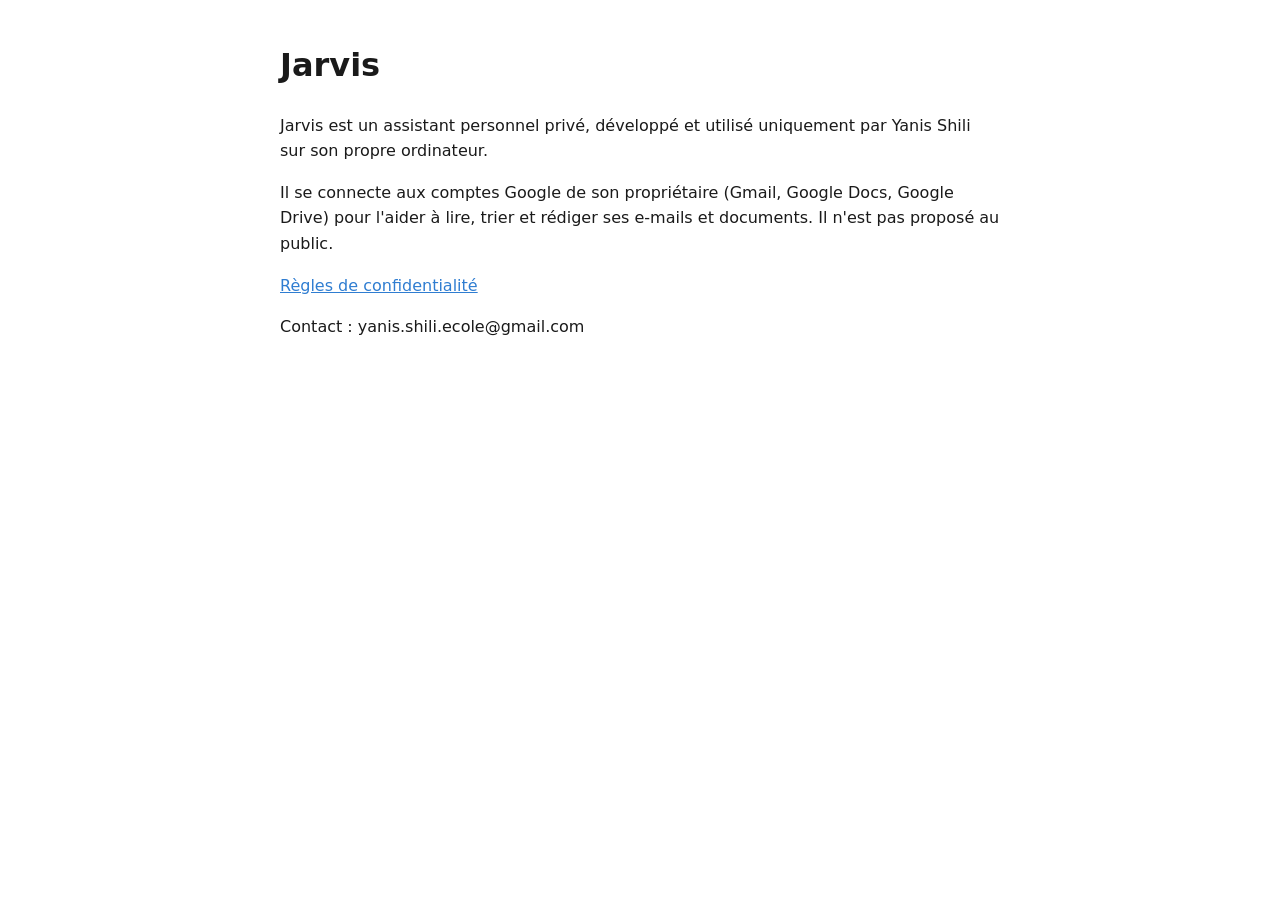
<file: index.html>
<!DOCTYPE html>
<html lang="fr">
<head>
<meta charset="UTF-8">
<meta name="viewport" content="width=device-width, initial-scale=1.0">
<title>Jarvis — assistant personnel</title>
<style>
  body{ font-family:system-ui,sans-serif; max-width:720px; margin:40px auto; padding:0 16px; line-height:1.6; color:#1a1a1a; }
  a{ color:#2f7dd1; }
</style>
</head>
<body>
<h1>Jarvis</h1>
<p>Jarvis est un assistant personnel privé, développé et utilisé uniquement par Yanis Shili sur son propre ordinateur.</p>
<p>Il se connecte aux comptes Google de son propriétaire (Gmail, Google Docs, Google Drive) pour l'aider à lire, trier
et rédiger ses e-mails et documents. Il n'est pas proposé au public.</p>
<p><a href="confidentialite.html">Règles de confidentialité</a></p>
<p>Contact : yanis.shili.ecole@gmail.com</p>
</body>
</html>
</file>
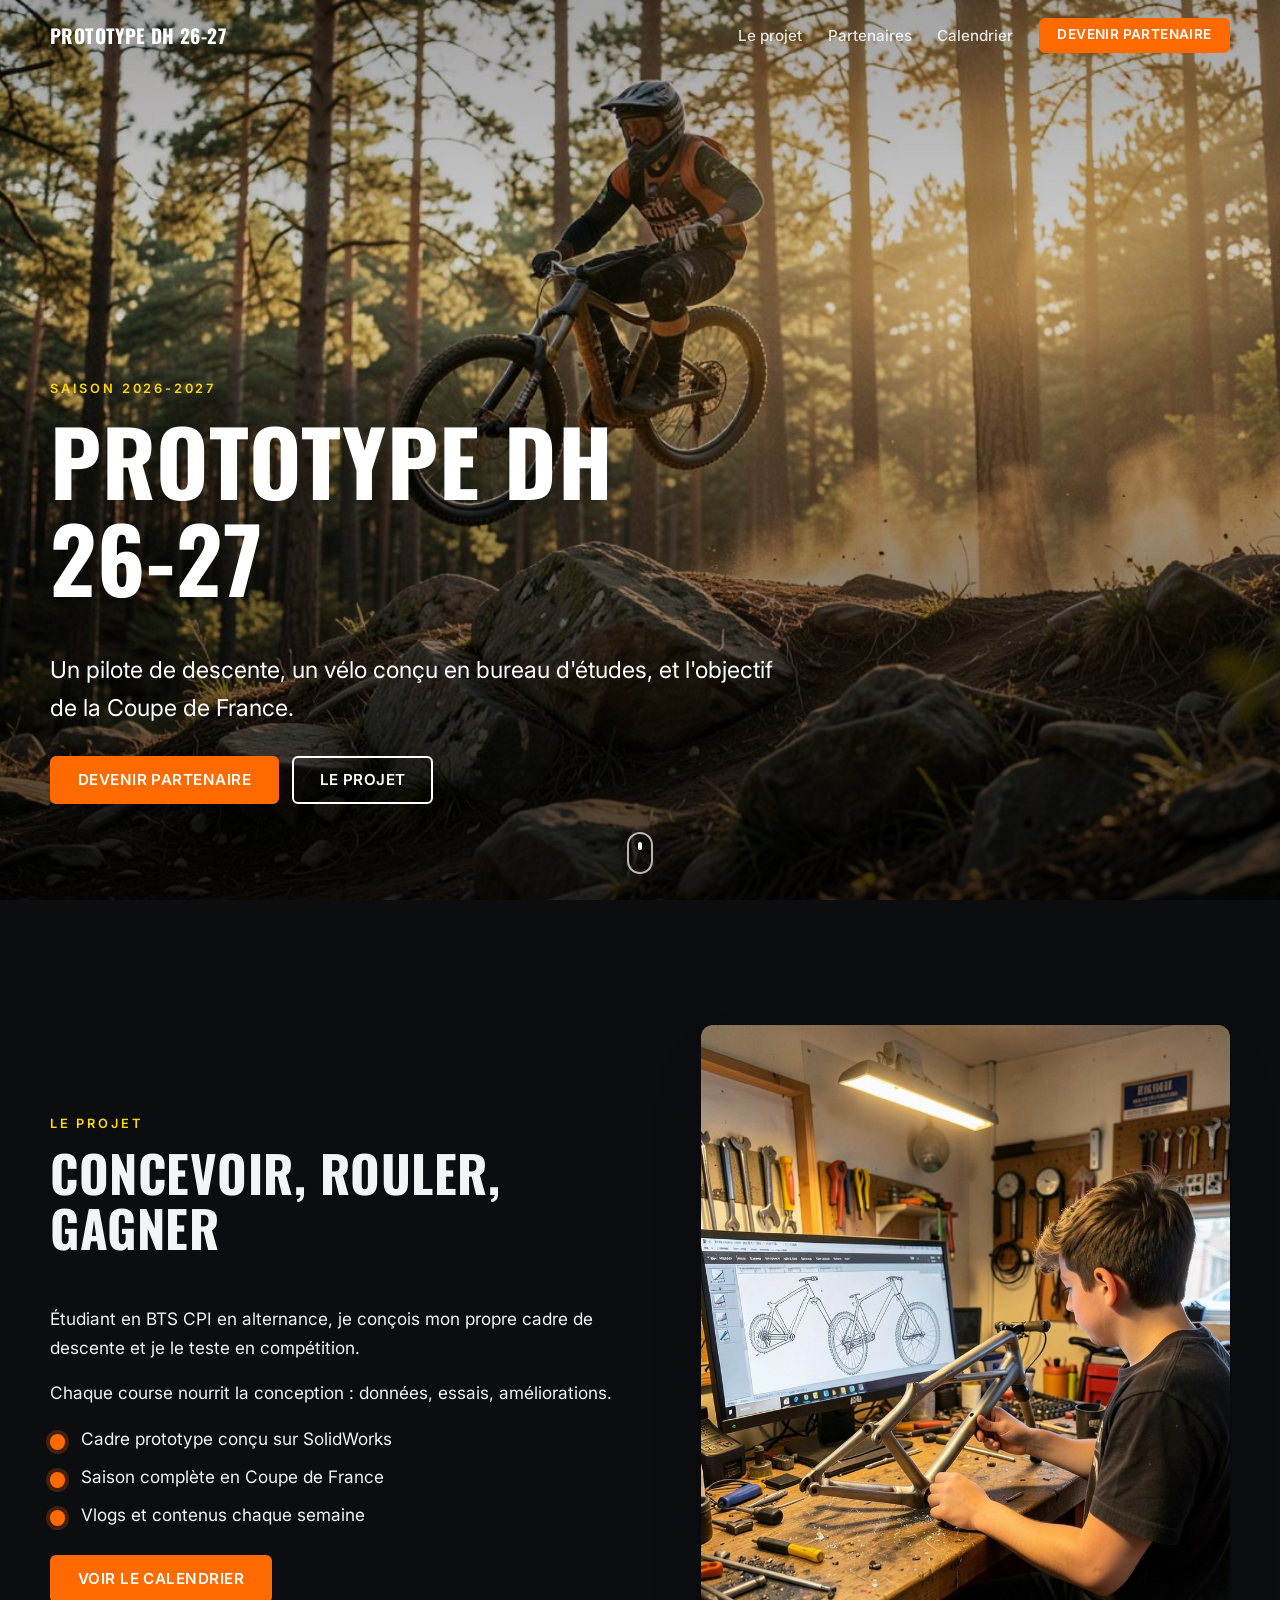
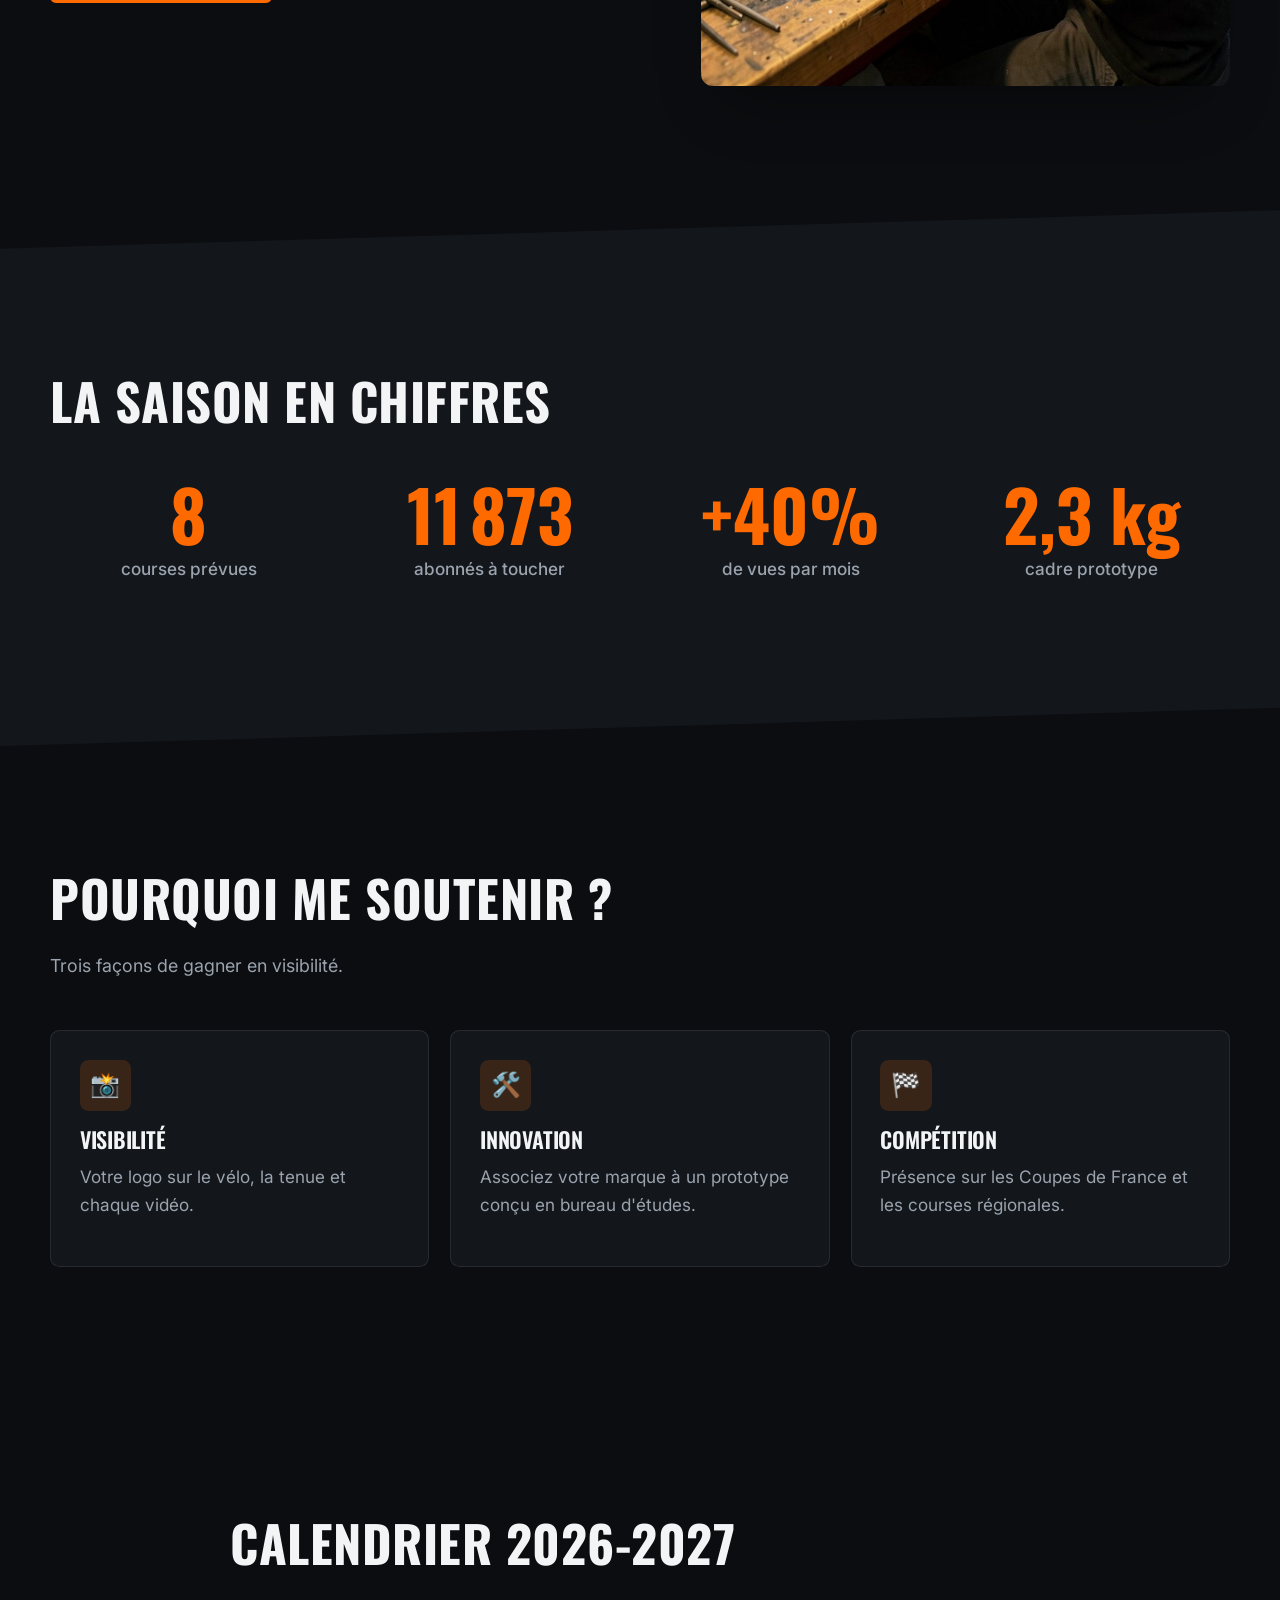
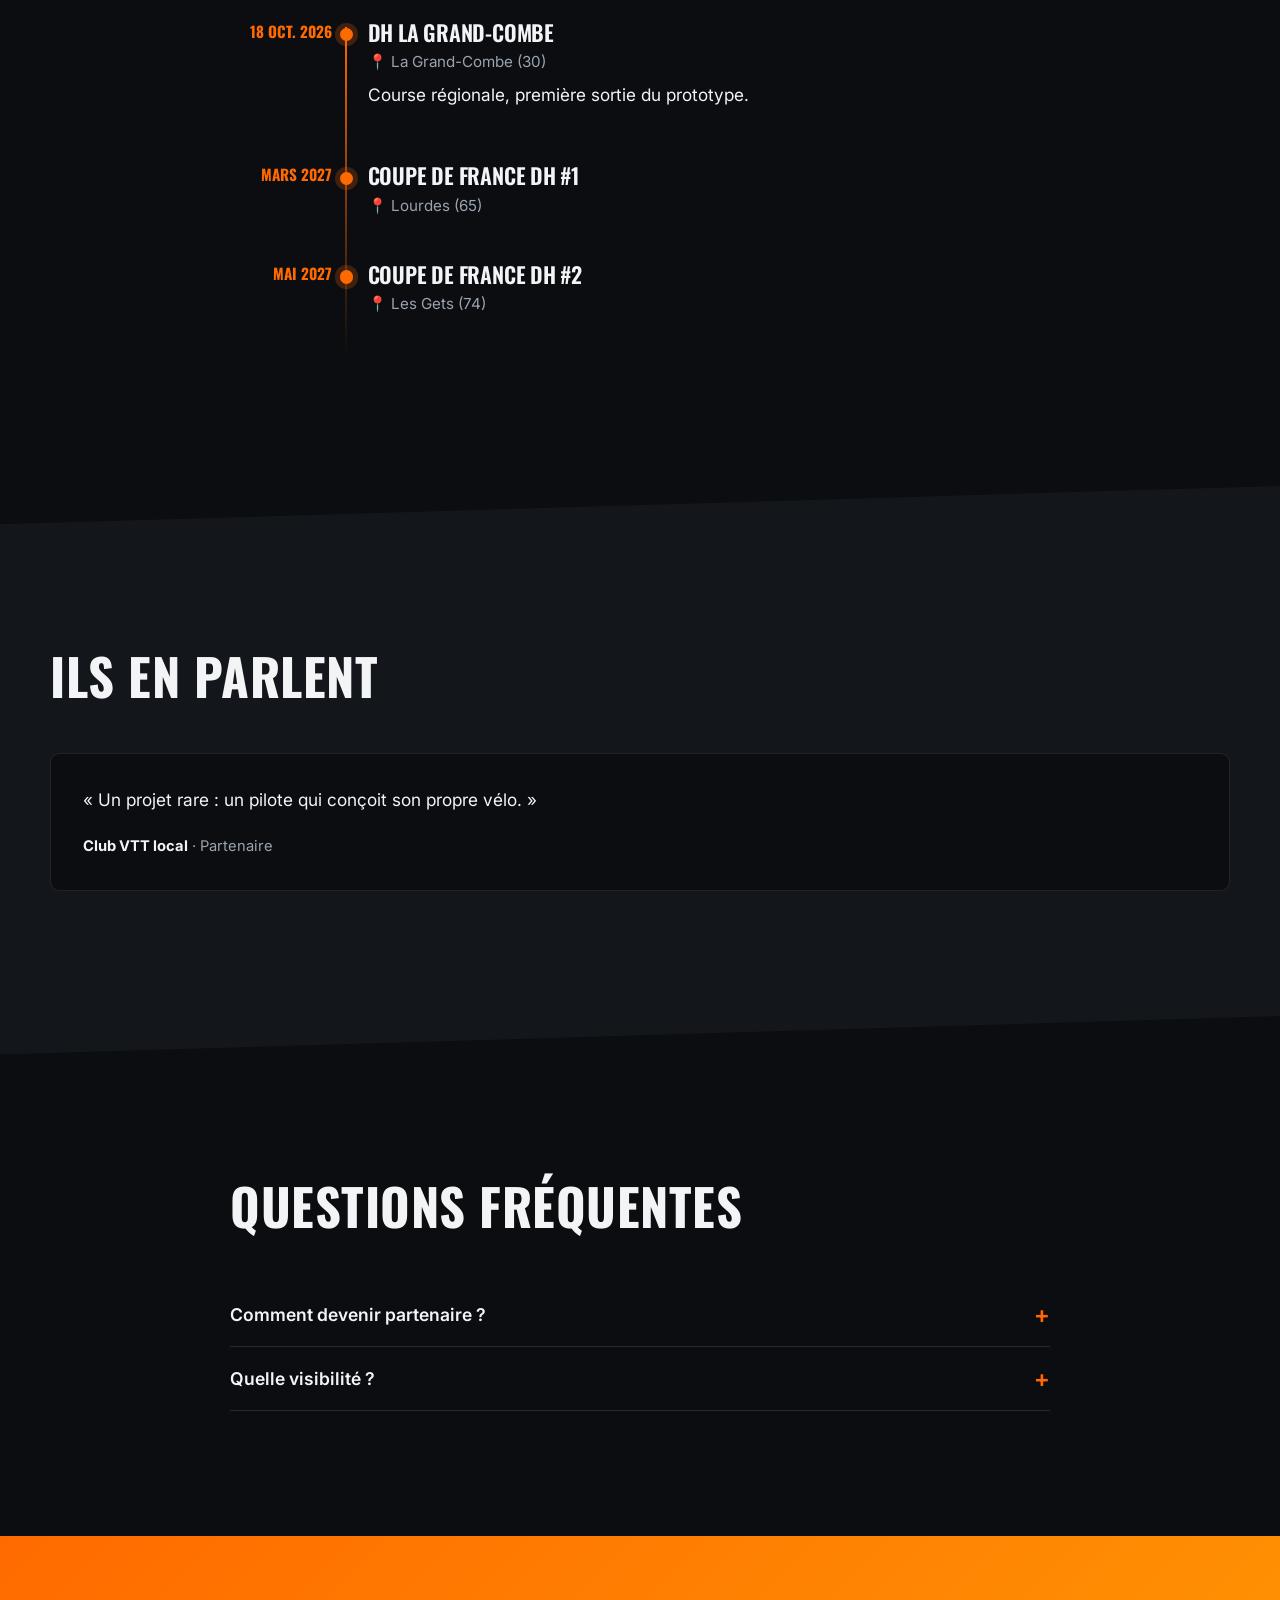
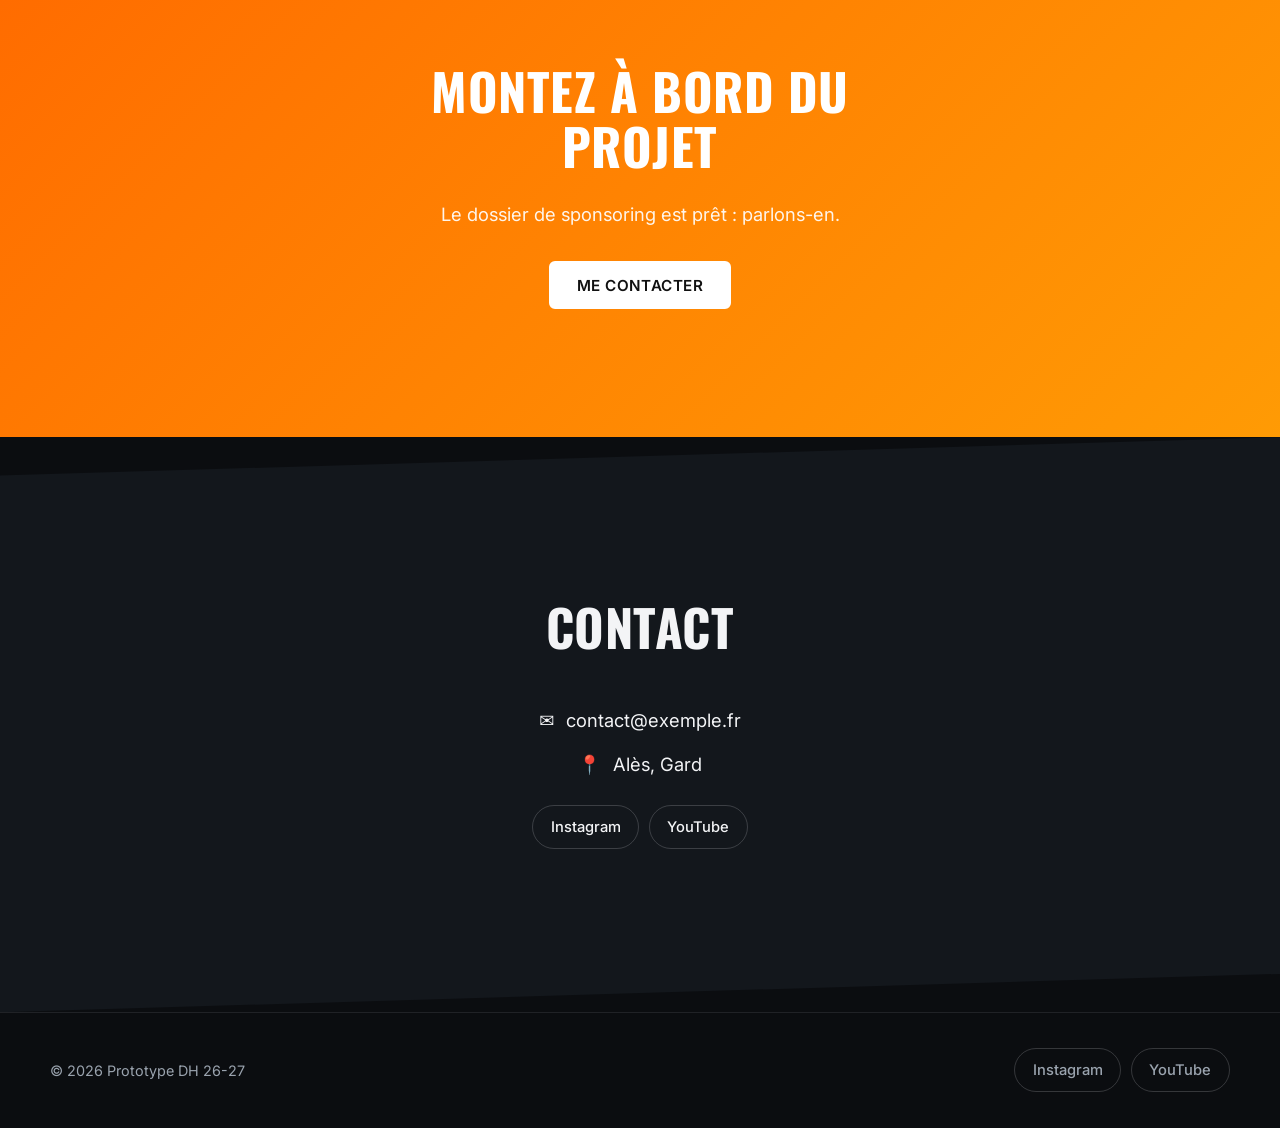
<file: prototype-dh-essai/index.html>
<!DOCTYPE html>
<html lang="fr">
<head>
<meta charset="UTF-8">
<meta name="viewport" content="width=device-width, initial-scale=1">
<title>Prototype DH 26-27 · Un pilote, un prototype, une saison de</title>
<meta name="description" content="Projet de sponsoring VTT descente 2026-2027 : un jeune pilote du Gard et un vélo prototype conçu en BTS CPI. Découvrez la saison et devenez partenaire.">
<meta name="keywords" content="VTT descente, DH, sponsoring VTT, Coupe de France DH, prototype VTT, Gard">
<meta name="theme-color" content="#0b0d10">
<link rel="canonical" href="https://soutorium304-commits.github.io/prototype-dh-essai/">
<meta property="og:type" content="website">
<meta property="og:title" content="Prototype DH 26-27">
<meta property="og:description" content="Projet de sponsoring VTT descente 2026-2027 : un jeune pilote du Gard et un vélo prototype conçu en BTS CPI. Découvrez la saison et devenez partenaire.">
<meta property="og:url" content="https://soutorium304-commits.github.io/prototype-dh-essai/">
<meta property="og:image" content="https://soutorium304-commits.github.io/prototype-dh-essai/assets/img-5392f737ee.jpg">
<meta property="og:locale" content="fr_FR">
<meta name="twitter:card" content="summary_large_image">
<link rel="icon" href="favicon.svg" type="image/svg+xml">
<link rel="preconnect" href="https://fonts.googleapis.com">
<link rel="preconnect" href="https://fonts.gstatic.com" crossorigin>
<link href="https://fonts.googleapis.com/css2?family=Oswald:wght@400;500;600;700&family=Inter:wght@400;500;600;700&display=swap" rel="stylesheet">
<link rel="stylesheet" href="style.css">
<script type="application/ld+json">
{
 "@context": "https://schema.org",
 "@type": "Person",
 "name": "Prototype DH 26-27",
 "description": "Projet de sponsoring VTT descente 2026-2027 : un jeune pilote du Gard et un vélo prototype conçu en BTS CPI. Découvrez la saison et devenez partenaire.",
 "url": "https://soutorium304-commits.github.io/prototype-dh-essai/",
 "image": "https://soutorium304-commits.github.io/prototype-dh-essai/assets/img-5392f737ee.jpg",
 "sameAs": [
  "https://instagram.com/yanis_dh304",
  "https://youtube.com/@exemple"
 ]
}
</script>
</head>
<body class="theme-sport">
<a class="aller-contenu" href="#contenu">Aller au contenu</a>
<header class="barre" id="barre">
  <div class="conteneur barre-int">
    <a class="logo" href="#accueil">Prototype DH 26-27</a>
    <button class="burger" aria-label="Ouvrir le menu" aria-expanded="false" aria-controls="menu"><span></span><span></span></button>
    <nav class="menu" id="menu" aria-label="Menu principal"><a href="#le-projet">Le projet</a><a href="#partenaires">Partenaires</a><a href="#calendrier">Calendrier</a><a class="btn petit" href="#contact">Devenir partenaire</a></nav>
  </div>
</header>
<main>
<section class="hero avec-image" id="accueil"><img class="hero-fond" src="assets/img-5392f737ee.jpg" alt="Prototype DH 26-27" fetchpriority="high"><div class="hero-voile"></div><div class="conteneur hero-contenu"><p class="sur-titre hero-anim" style="--d:0">Saison 2026-2027</p><h1 class="hero-anim" style="--d:1">Prototype DH 26-27</h1><p class="hero-sous hero-anim" style="--d:2">Un pilote de descente, un vélo conçu en bureau d&#x27;études, et l&#x27;objectif de la Coupe de France.</p><div class="hero-boutons hero-anim" style="--d:3"><a class="btn" href="#contact">Devenir partenaire</a><a class="btn secondaire" href="#le-projet">Le projet</a></div></div><a class="defiler" href="#contenu" aria-label="Défiler vers le contenu"><span></span></a></section>
<div id="contenu"></div>
<section class="section texte-image " id="le-projet"><div class="conteneur grille-2"><div class="reveal"><header class="tete-section"><p class="sur-titre reveal">Le projet</p><h2 class="reveal">Concevoir, rouler, gagner</h2></header><p>Étudiant en BTS CPI en alternance, je conçois mon propre cadre de descente et je le teste en compétition.</p><p>Chaque course nourrit la conception : données, essais, améliorations.</p><ul class="points"><li>Cadre prototype conçu sur SolidWorks</li><li>Saison complète en Coupe de France</li><li>Vlogs et contenus chaque semaine</li></ul><a class="btn" href="#calendrier">Voir le calendrier</a></div><figure class="media reveal"><img src="assets/img-ca0550e21a.jpg" alt="Concevoir, rouler, gagner" loading="lazy"></figure></div></section>
<section class="section bande" id="la-saison-en-chiffres"><div class="conteneur"><header class="tete-section"><h2 class="reveal">La saison en chiffres</h2></header><div class="grille-chiffres"><div class="chiffre reveal" style="--d:0"><strong><span class="compteur" data-cible="8">8</span></strong><span>courses prévues</span></div><div class="chiffre reveal" style="--d:1"><strong><span class="compteur" data-cible="12000">12000</span></strong><span>abonnés à toucher</span></div><div class="chiffre reveal" style="--d:2"><strong>+<span class="compteur" data-cible="40">40</span>%</strong><span>de vues par mois</span></div><div class="chiffre reveal" style="--d:3"><strong><span class="compteur" data-cible="2.3">2,3</span> kg</strong><span>cadre prototype</span></div></div></div></section>
<section class="section" id="partenaires"><div class="conteneur"><header class="tete-section"><h2 class="reveal">Pourquoi me soutenir ?</h2><p class="intro reveal">Trois façons de gagner en visibilité.</p></header><div class="grille-cartes"><article class="carte reveal" style="--d:0"><span class="icone-carte" aria-hidden="true">📸</span><h3>Visibilité</h3><p>Votre logo sur le vélo, la tenue et chaque vidéo.</p></article><article class="carte reveal" style="--d:1"><span class="icone-carte" aria-hidden="true">🛠️</span><h3>Innovation</h3><p>Associez votre marque à un prototype conçu en bureau d&#x27;études.</p></article><article class="carte reveal" style="--d:2"><span class="icone-carte" aria-hidden="true">🏁</span><h3>Compétition</h3><p>Présence sur les Coupes de France et les courses régionales.</p></article></div></div></section>
<section class="section" id="calendrier"><div class="conteneur etroit"><header class="tete-section"><h2 class="reveal">Calendrier 2026-2027</h2></header><ol class="frise"><li class="reveal" style="--d:0"><time>18 oct. 2026</time><div><h3>DH La Grand-Combe</h3><p class="lieu">📍 La Grand-Combe (30)</p><p>Course régionale, première sortie du prototype.</p></div></li><li class="reveal" style="--d:1"><time>Mars 2027</time><div><h3>Coupe de France DH #1</h3><p class="lieu">📍 Lourdes (65)</p></div></li><li class="reveal" style="--d:2"><time>Mai 2027</time><div><h3>Coupe de France DH #2</h3><p class="lieu">📍 Les Gets (74)</p></div></li></ol></div></section>
<section class="section bande" id="ils-en-parlent"><div class="conteneur"><header class="tete-section"><h2 class="reveal">Ils en parlent</h2></header><div class="grille-temoignages"><figure class="temoignage reveal" style="--d:0"><blockquote>« Un projet rare : un pilote qui conçoit son propre vélo. »</blockquote><figcaption><b>Club VTT local</b> · Partenaire</figcaption></figure></div></div></section>
<section class="section" id="questions-frequentes"><div class="conteneur etroit"><header class="tete-section"><h2 class="reveal">Questions fréquentes</h2></header><div class="faq"><details class="reveal"><summary>Comment devenir partenaire ?</summary><p>Écrivez-moi : je vous envoie le dossier de sponsoring complet.</p></details><details class="reveal"><summary>Quelle visibilité ?</summary><p>Logo sur le vélo et la tenue, mentions dans les vidéos et sur Instagram.</p></details></div></div></section>
<section class="cta" id="montez-a-bord-du-projet"><div class="conteneur reveal"><h2>Montez à bord du projet</h2><p>Le dossier de sponsoring est prêt : parlons-en.</p><a class="btn" href="#contact">Me contacter</a></div></section>
<section class="section bande" id="contact"><div class="conteneur etroit centre"><header class="tete-section"><h2 class="reveal">Contact</h2></header><div class="contact reveal"><a class="contact-ligne" href="mailto:contact@exemple.fr"><span>✉️</span>contact@exemple.fr</a><p class="contact-ligne"><span>📍</span>Alès, Gard</p></div><nav class="reseaux reveal" aria-label="Réseaux sociaux"><a href="https://instagram.com/yanis_dh304" target="_blank" rel="noopener">Instagram</a><a href="https://youtube.com/@exemple" target="_blank" rel="noopener">YouTube</a></nav></div></section>
</main>
<footer class="pied">
  <div class="conteneur pied-int">
    <p>© 2026 Prototype DH 26-27</p>
    <nav class="reseaux" aria-label="Réseaux sociaux"><a href="https://instagram.com/yanis_dh304" target="_blank" rel="noopener">Instagram</a><a href="https://youtube.com/@exemple" target="_blank" rel="noopener">YouTube</a></nav>
  </div>
</footer>
<div class="visionneuse" hidden><button class="fermer" aria-label="Fermer">×</button><img alt="Image agrandie"></div>
<script src="script.js" defer></script>
</body>
</html>
</file>
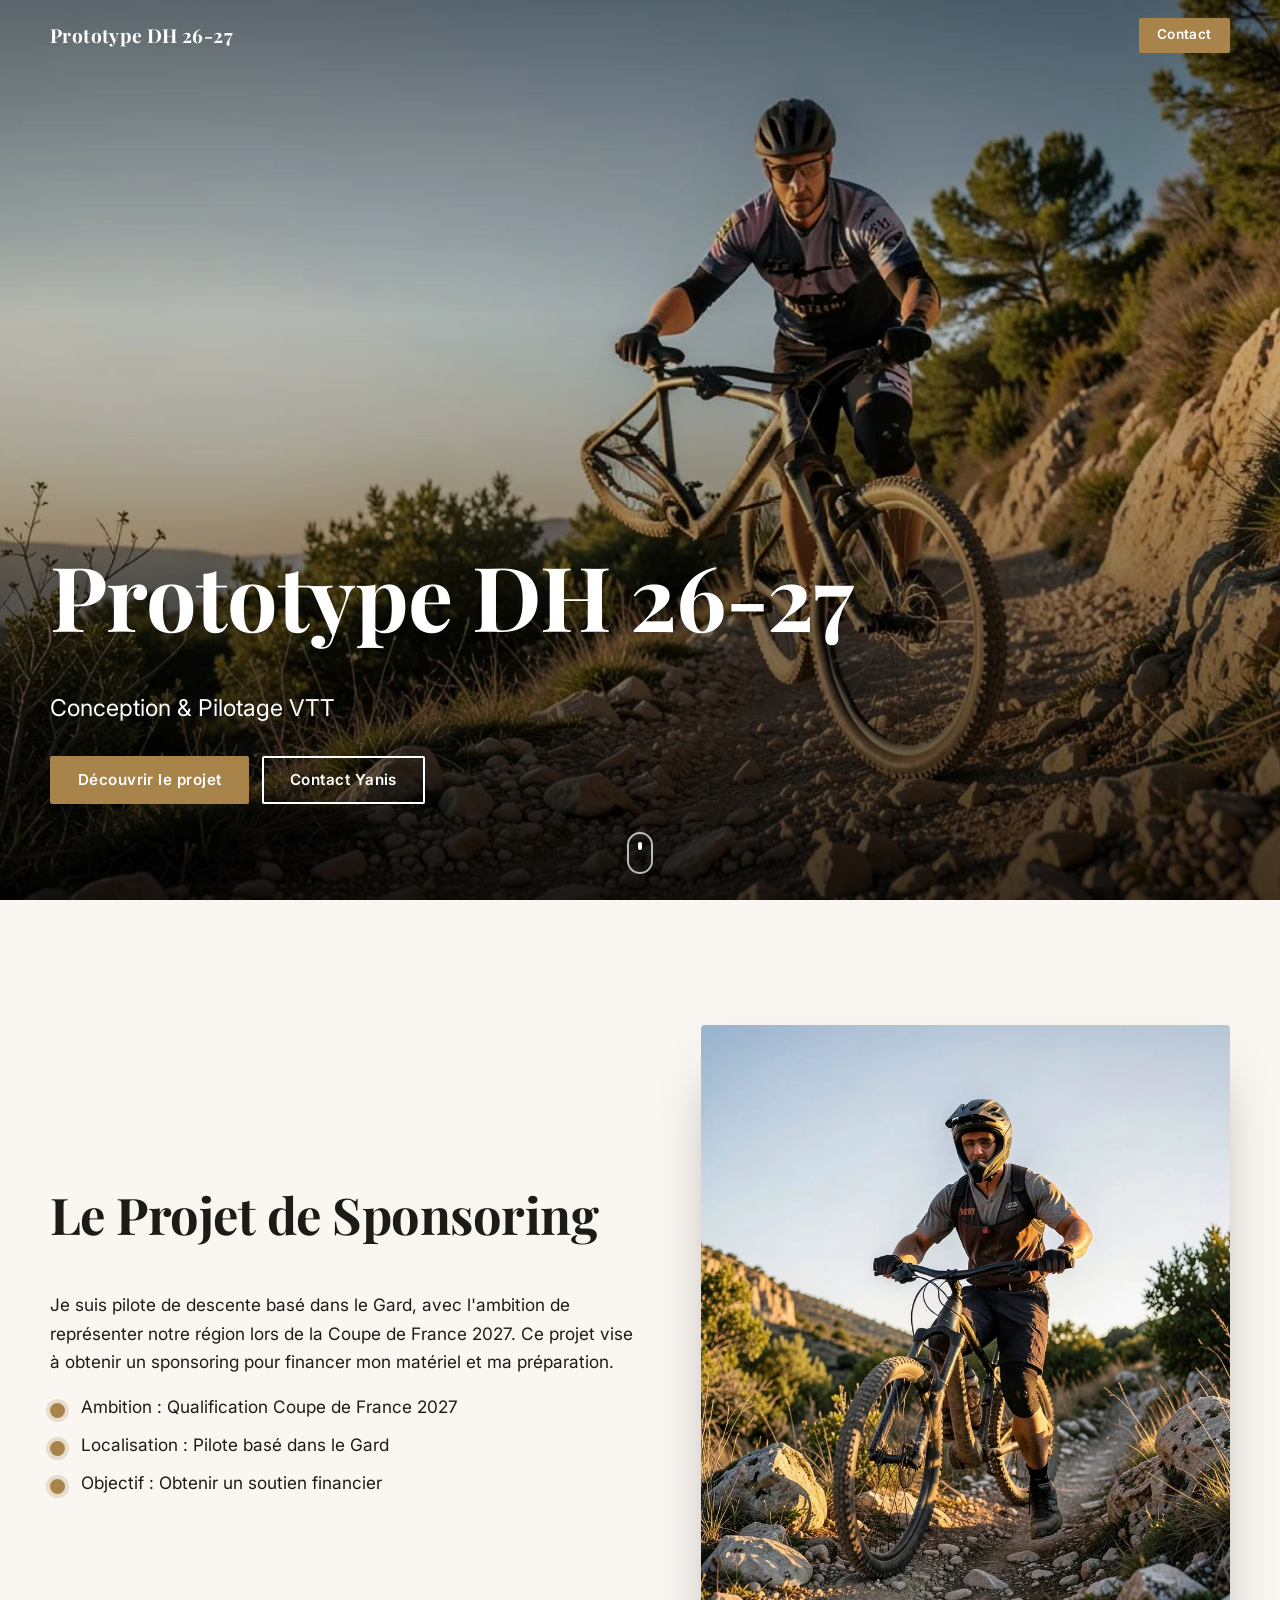
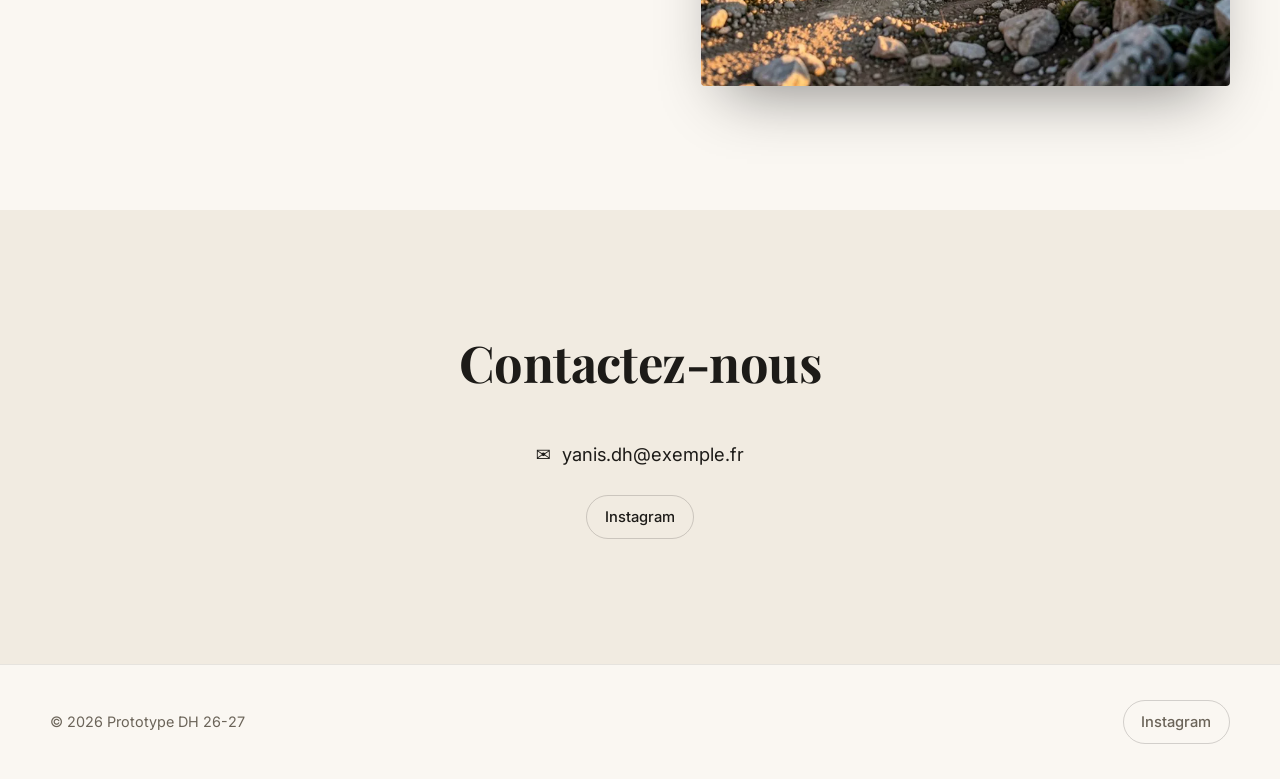
<file: prototype-dh/index.html>
<!DOCTYPE html>
<html lang="fr">
<head>
<meta charset="UTF-8">
<meta name="viewport" content="width=device-width, initial-scale=1">
<title>Prototype DH 26-27 · Conception &amp; Pilotage VTT - hw prototype</title>
<meta name="description" content="Projet de sponsoring VTT, conception cadre artisanale et pilotage descente dans le Gard pour la Coupe de France 2027 avec hw prototype h 24.">
<meta name="keywords" content="hw prototype h 24, VTT Prototype, Coupe de France 2027, Conception Cadre, Pilotage Descente, Gard VTT, Sponsoring Sport">
<meta name="theme-color" content="#faf7f2">
<link rel="canonical" href="https://soutorium304-commits.github.io/prototype-dh/">

<meta property="og:type" content="website">
<meta property="og:title" content="Prototype DH 26-27">
<meta property="og:description" content="Projet de sponsoring VTT, conception cadre artisanale et pilotage descente dans le Gard pour la Coupe de France 2027 avec hw prototype h 24.">
<meta property="og:url" content="https://soutorium304-commits.github.io/prototype-dh/">
<meta property="og:image" content="https://soutorium304-commits.github.io/prototype-dh/assets/partage.jpg">
<meta property="og:locale" content="fr_FR">
<meta name="twitter:card" content="summary_large_image">
<link rel="icon" href="favicon.svg" type="image/svg+xml">
<link rel="preconnect" href="https://fonts.googleapis.com">
<link rel="preconnect" href="https://fonts.gstatic.com" crossorigin>
<link href="https://fonts.googleapis.com/css2?family=Playfair+Display:wght@400;500;600;700&family=Inter:wght@400;500;600;700&display=swap" rel="stylesheet">
<link rel="stylesheet" href="style.css">
<script type="application/ld+json">
{
 "@context": "https://schema.org",
 "@graph": [
  {
   "@type": "WebSite",
   "name": "Prototype DH 26-27",
   "inLanguage": "fr-FR",
   "description": "Projet de sponsoring VTT, conception cadre artisanale et pilotage descente dans le Gard pour la Coupe de France 2027 avec hw prototype h 24.",
   "url": "https://soutorium304-commits.github.io/prototype-dh/",
   "publisher": {
    "@id": "https://soutorium304-commits.github.io/prototype-dh/#principal"
   }
  },
  {
   "@type": "Person",
   "name": "Prototype DH 26-27",
   "description": "Projet de sponsoring VTT, conception cadre artisanale et pilotage descente dans le Gard pour la Coupe de France 2027 avec hw prototype h 24.",
   "url": "https://soutorium304-commits.github.io/prototype-dh/",
   "@id": "https://soutorium304-commits.github.io/prototype-dh/#principal",
   "image": "https://soutorium304-commits.github.io/prototype-dh/assets/partage.jpg",
   "sameAs": [
    "https://instagram.com/yanis_dh304"
   ],
   "keywords": "hw prototype h 24, VTT Prototype, Coupe de France 2027, Conception Cadre, Pilotage Descente, Gard VTT, Sponsoring Sport"
  }
 ]
}
</script>
</head>
<body class="theme-elegant">
<a class="aller-contenu" href="#contenu">Aller au contenu</a>
<header class="barre" id="barre">
  <div class="conteneur barre-int">
    <a class="logo" href="#accueil">Prototype DH 26-27</a>
    <button class="burger" aria-label="Ouvrir le menu" aria-expanded="false" aria-controls="menu"><span></span><span></span></button>
    <nav class="menu" id="menu" aria-label="Menu principal"><a class="btn petit" href="#contact">Contact</a></nav>
  </div>
</header>
<main>
<section class="hero avec-image" id="accueil"><img class="hero-fond" src="assets/img-a88ebcbbd4.webp" alt="Prototype DH 26-27" fetchpriority="high"><div class="hero-voile"></div><div class="conteneur hero-contenu"><h1 class="hero-anim" style="--d:1">Prototype DH 26-27</h1><p class="hero-sous hero-anim" style="--d:2">Conception &amp; Pilotage VTT</p><div class="hero-boutons hero-anim" style="--d:3"><a class="btn" href="#le-projet-de-sponsoring">Découvrir le projet</a><a class="btn secondaire" href="#contact">Contact Yanis</a></div></div><a class="defiler" href="#contenu" aria-label="Défiler vers le contenu"><span></span></a></section>
<div id="contenu"></div>
<section class="section texte-image " id="le-projet-de-sponsoring"><div class="conteneur grille-2"><div class="reveal"><header class="tete-section"><h2 class="reveal">Le Projet de Sponsoring</h2></header><p>Je suis pilote de descente basé dans le Gard, avec l&#x27;ambition de représenter notre région lors de la Coupe de France 2027. Ce projet vise à obtenir un sponsoring pour financer mon matériel et ma préparation.</p><ul class="points"><li>Ambition : Qualification Coupe de France 2027</li><li>Localisation : Pilote basé dans le Gard</li><li>Objectif : Obtenir un soutien financier</li></ul></div><figure class="media reveal"><img src="assets/img-ee2a354458.webp" alt="Le Projet de Sponsoring" loading="lazy"></figure></div></section>
<section class="section bande" id="contact"><div class="conteneur etroit centre"><header class="tete-section"><h2 class="reveal">Contactez-nous</h2></header><div class="contact reveal"><a class="contact-ligne" href="mailto:yanis.dh@exemple.fr"><span>✉️</span>yanis.dh@exemple.fr</a></div><nav class="reseaux reveal" aria-label="Réseaux sociaux"><a href="https://instagram.com/yanis_dh304" target="_blank" rel="noopener">Instagram</a></nav></div></section>
</main>
<footer class="pied">
  <div class="conteneur pied-int">
    <p>© 2026 Prototype DH 26-27</p>
    <nav class="reseaux" aria-label="Réseaux sociaux"><a href="https://instagram.com/yanis_dh304" target="_blank" rel="noopener">Instagram</a></nav>
  </div>
</footer>
<div class="visionneuse" hidden><button class="fermer" aria-label="Fermer">×</button><img alt="Image agrandie"></div>
<script src="script.js" defer></script>
</body>
</html>
</file>
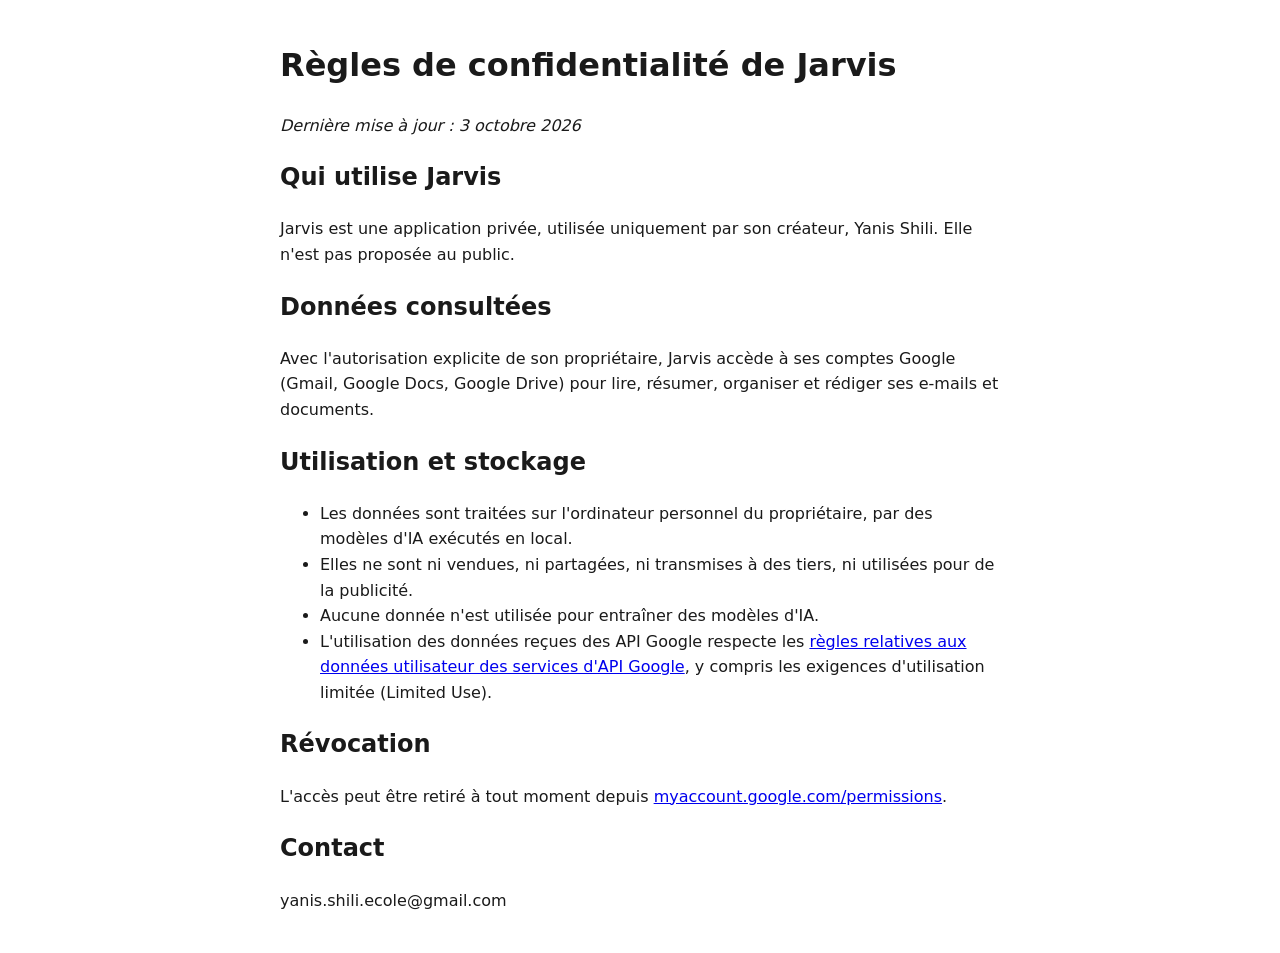
<file: confidentialite.html>
<!DOCTYPE html>
<html lang="fr">
<head>
<meta charset="UTF-8">
<meta name="viewport" content="width=device-width, initial-scale=1.0">
<title>Jarvis — règles de confidentialité</title>
<style>
  body{ font-family:system-ui,sans-serif; max-width:720px; margin:40px auto; padding:0 16px; line-height:1.6; color:#1a1a1a; }
</style>
</head>
<body>
<h1>Règles de confidentialité de Jarvis</h1>
<p><em>Dernière mise à jour : 3 octobre 2026</em></p>

<h2>Qui utilise Jarvis</h2>
<p>Jarvis est une application privée, utilisée uniquement par son créateur, Yanis Shili. Elle n'est pas proposée au public.</p>

<h2>Données consultées</h2>
<p>Avec l'autorisation explicite de son propriétaire, Jarvis accède à ses comptes Google (Gmail, Google Docs, Google Drive)
pour lire, résumer, organiser et rédiger ses e-mails et documents.</p>

<h2>Utilisation et stockage</h2>
<ul>
  <li>Les données sont traitées sur l'ordinateur personnel du propriétaire, par des modèles d'IA exécutés en local.</li>
  <li>Elles ne sont ni vendues, ni partagées, ni transmises à des tiers, ni utilisées pour de la publicité.</li>
  <li>Aucune donnée n'est utilisée pour entraîner des modèles d'IA.</li>
  <li>L'utilisation des données reçues des API Google respecte les
    <a href="https://developers.google.com/terms/api-services-user-data-policy">règles relatives aux données utilisateur des services d'API Google</a>,
    y compris les exigences d'utilisation limitée (Limited Use).</li>
</ul>

<h2>Révocation</h2>
<p>L'accès peut être retiré à tout moment depuis
<a href="https://myaccount.google.com/permissions">myaccount.google.com/permissions</a>.</p>

<h2>Contact</h2>
<p>yanis.shili.ecole@gmail.com</p>
</body>
</html>
</file>
<file: prototype-dh-essai/style.css>
/* Site créé par Jarvis — gabarit commun (les couleurs et polices du thème sont injectées ci-dessous). */
:root{
  --fond:#0b0d10; --fond-2:#13171c; --texte:#f3f4f6; --doux:#9aa3ae;
  --couleur:#ff6a00; --accent:#ffd60a; --rayon:6px;
  --police-titres:'Oswald', 'Inter', system-ui, sans-serif; --police:'Inter', system-ui, -apple-system, 'Segoe UI', sans-serif;
  --casse:uppercase; --sombre:1;
}
*,*::before,*::after{ box-sizing:border-box; }
html{ scroll-behavior:smooth; -webkit-text-size-adjust:100%; }
body{ margin:0; background:var(--fond); color:var(--texte); font:400 clamp(1rem, .96rem + .2vw, 1.075rem)/1.65 var(--police);
  -webkit-font-smoothing:antialiased; text-rendering:optimizeLegibility; overflow-x:hidden; }
img{ max-width:100%; display:block; }
a{ color:inherit; }
h1,h2,h3{ font-family:var(--police-titres); text-transform:var(--casse); line-height:1.08; margin:0 0 .5em; letter-spacing:-.01em; }
h1{ font-size:clamp(2.6rem, 1.6rem + 5vw, 6rem); font-weight:700; }
h2{ font-size:clamp(1.9rem, 1.4rem + 2.2vw, 3.2rem); font-weight:700; }
h3{ font-size:clamp(1.15rem, 1.05rem + .4vw, 1.4rem); font-weight:600; }
.theme-sport h1,.theme-sport h2{ letter-spacing:.01em; }
p{ margin:0 0 1em; }
::selection{ background:var(--couleur); color:#fff; }
:focus-visible{ outline:3px solid var(--accent); outline-offset:3px; }

.conteneur{ width:min(1180px, 100% - 2.5rem); margin-inline:auto; }
.conteneur.etroit{ width:min(820px, 100% - 2.5rem); }
.centre{ text-align:center; }
.aller-contenu{ position:absolute; left:-999px; top:8px; z-index:100; background:var(--couleur); color:#fff; padding:8px 14px; border-radius:var(--rayon); }
.aller-contenu:focus{ left:8px; }

/* ---------- boutons ---------- */
.btn{ display:inline-flex; align-items:center; gap:.5em; padding:.95em 1.7em; border-radius:var(--rayon); background:var(--couleur);
  color:#fff; font:600 .95rem/1 var(--police); text-decoration:none; text-transform:var(--casse); letter-spacing:.03em;
  border:2px solid var(--couleur); transition:transform .25s ease, box-shadow .25s ease, background .25s; cursor:pointer; }
.btn:hover{ transform:translateY(-2px); box-shadow:0 12px 30px -10px var(--couleur); }
.btn.secondaire{ background:transparent; color:inherit; border-color:currentColor; }
.btn.secondaire:hover{ background:rgba(255,255,255,.08); box-shadow:none; }
.btn.petit{ padding:.65em 1.2em; font-size:.85rem; }
.lien-fleche{ font-weight:600; text-decoration:none; color:var(--couleur); }
.lien-fleche::after{ content:" →"; transition:margin .2s; }
.lien-fleche:hover::after{ margin-left:.3em; }

/* ---------- barre de navigation ---------- */
.barre{ position:fixed; inset:0 0 auto; z-index:50; transition:background .3s, backdrop-filter .3s, box-shadow .3s, padding .3s; padding:1.1rem 0; color:#fff; }
.barre.defilee{ background:color-mix(in srgb, var(--fond) 86%, transparent); backdrop-filter:blur(14px) saturate(1.3);
  box-shadow:0 1px 0 color-mix(in srgb, var(--texte) 10%, transparent); padding:.65rem 0; color:var(--texte); }
.barre-int{ display:flex; align-items:center; justify-content:space-between; gap:1rem; }
.logo{ font:700 1.2rem/1 var(--police-titres); text-transform:var(--casse); text-decoration:none; letter-spacing:.02em; }
.menu{ display:flex; align-items:center; gap:1.6rem; }
.menu a:not(.btn){ text-decoration:none; font-weight:500; font-size:.95rem; opacity:.85; position:relative; }
.menu a:not(.btn)::after{ content:""; position:absolute; left:0; right:0; bottom:-4px; height:2px; background:var(--couleur);
  transform:scaleX(0); transform-origin:left; transition:transform .25s; }
.menu a:not(.btn):hover{ opacity:1; }
.menu a:not(.btn):hover::after,.menu a.actif::after{ transform:scaleX(1); }
.burger{ display:none; width:44px; height:44px; border:0; background:transparent; color:inherit; cursor:pointer; position:relative; }
.burger span{ position:absolute; left:11px; right:11px; height:2px; background:currentColor; transition:transform .3s, top .3s; }
.burger span:first-child{ top:17px; } .burger span:last-child{ top:25px; }
.barre.ouverte .burger span:first-child{ top:21px; transform:rotate(45deg); }
.barre.ouverte .burger span:last-child{ top:21px; transform:rotate(-45deg); }
@media (max-width:820px){
  .burger{ display:block; }
  .menu{ position:fixed; inset:0 0 auto; top:0; padding:5.5rem 1.5rem 2rem; flex-direction:column; align-items:flex-start; gap:1.2rem;
    background:var(--fond); color:var(--texte); transform:translateY(-105%); transition:transform .4s cubic-bezier(.2,.8,.2,1);
    box-shadow:0 20px 40px rgba(0,0,0,.25); z-index:-1; }
  .menu a:not(.btn){ font-size:1.3rem; }
  .barre.ouverte .menu{ transform:none; }
  .barre.ouverte{ color:var(--texte); }
}

/* ---------- hero ---------- */
.hero{ position:relative; min-height:100svh; display:grid; align-items:end; padding:8rem 0 6rem; overflow:hidden; color:#fff;
  background:radial-gradient(1200px 700px at 80% 0%, color-mix(in srgb, var(--couleur) 55%, transparent), transparent 60%),
             radial-gradient(900px 600px at 0% 100%, color-mix(in srgb, var(--accent) 35%, transparent), transparent 60%), #0b0d12; }
.hero-fond{ position:absolute; inset:0; width:100%; height:100%; object-fit:cover; transform:scale(1.08); animation:zoom 14s ease-out forwards; }
@keyframes zoom{ to{ transform:scale(1); } }
.hero-voile{ position:absolute; inset:0; background:linear-gradient(180deg, rgba(0,0,0,.35) 0%, rgba(0,0,0,.15) 35%, rgba(0,0,0,.75) 100%); }
.hero-contenu{ position:relative; z-index:1; max-width:1180px; }
.hero h1{ max-width:14ch; text-shadow:0 4px 30px rgba(0,0,0,.35); }
.hero-sous{ font-size:clamp(1.1rem, 1rem + .6vw, 1.45rem); max-width:52ch; opacity:.92; }
.hero-boutons{ display:flex; flex-wrap:wrap; gap:.8rem; margin-top:1.8rem; }
.sur-titre{ display:inline-block; font:600 .8rem/1 var(--police); letter-spacing:.22em; text-transform:uppercase; color:var(--accent); margin-bottom:1rem; }
.hero .sur-titre{ color:var(--accent); }
.hero-anim{ opacity:0; transform:translateY(28px); animation:monte .9s cubic-bezier(.2,.8,.2,1) forwards; animation-delay:calc(var(--d) * .15s + .2s); }
@keyframes monte{ to{ opacity:1; transform:none; } }
.defiler{ position:absolute; left:50%; bottom:1.6rem; width:26px; height:42px; border:2px solid rgba(255,255,255,.7); border-radius:14px; translate:-50% 0; z-index:1; }
.defiler span{ position:absolute; left:50%; top:8px; width:4px; height:8px; border-radius:2px; background:#fff; translate:-50% 0; animation:molette 1.8s infinite; }
@keyframes molette{ 0%{ opacity:0; transform:translateY(0); } 30%{ opacity:1; } 100%{ opacity:0; transform:translateY(14px); } }

/* ---------- sections ---------- */
.section{ padding:clamp(4.5rem, 3rem + 6vw, 8.5rem) 0; position:relative; }
.section.bande{ background:var(--fond-2); }
.theme-sport .section.bande{ clip-path:polygon(0 3vw, 100% 0, 100% calc(100% - 3vw), 0 100%); padding-block:calc(clamp(4.5rem, 3rem + 6vw, 8.5rem) + 3vw); }
.tete-section{ max-width:720px; margin-bottom:clamp(2rem, 1.5rem + 2vw, 3.5rem); }
.centre .tete-section{ margin-inline:auto; }
.intro{ color:var(--doux); font-size:1.12rem; }
.grille-2{ display:grid; grid-template-columns:1.05fr .95fr; gap:clamp(2rem, 1rem + 4vw, 5rem); align-items:center; }
.grille-2.sans-media{ grid-template-columns:1fr; max-width:820px; margin-inline:auto; }
.texte-image.inverse .media{ order:-1; }
.media{ margin:0; border-radius:calc(var(--rayon) * 2); overflow:hidden; box-shadow:0 30px 60px -25px rgba(0,0,0,.45); aspect-ratio:4/5; }
.media img{ width:100%; height:100%; object-fit:cover; transition:transform .8s cubic-bezier(.2,.8,.2,1); }
.media:hover img{ transform:scale(1.04); }
.points{ list-style:none; padding:0; margin:0 0 1.6rem; display:grid; gap:.6rem; }
.points li{ padding-left:1.8em; position:relative; }
.points li::before{ content:""; position:absolute; left:0; top:.55em; width:.9em; height:.9em; border-radius:50%;
  background:var(--couleur); box-shadow:0 0 0 4px color-mix(in srgb, var(--couleur) 22%, transparent); }
@media (max-width:820px){ .grille-2{ grid-template-columns:1fr; } .texte-image.inverse .media{ order:0; } .media{ aspect-ratio:4/3; } }

.grille-cartes{ display:grid; grid-template-columns:repeat(auto-fit, minmax(240px, 1fr)); gap:1.3rem; }
.carte{ background:var(--fond-2); border:1px solid color-mix(in srgb, var(--texte) 9%, transparent); border-radius:calc(var(--rayon) * 1.6);
  padding:1.8rem; transition:transform .35s cubic-bezier(.2,.8,.2,1), box-shadow .35s, border-color .35s; overflow:hidden; }
.bande .carte{ background:var(--fond); }
.carte:hover{ transform:translateY(-6px); box-shadow:0 24px 50px -24px rgba(0,0,0,.4); border-color:color-mix(in srgb, var(--couleur) 45%, transparent); }
.carte img{ margin:-1.8rem -1.8rem 1.4rem; width:calc(100% + 3.6rem); max-width:none; aspect-ratio:3/2; object-fit:cover; }
.icone-carte{ display:inline-grid; place-items:center; width:3.2rem; height:3.2rem; border-radius:calc(var(--rayon) * 1.4); font-size:1.5rem;
  background:color-mix(in srgb, var(--couleur) 16%, transparent); margin-bottom:1.1rem; }
.carte p{ color:var(--doux); }

.grille-chiffres{ display:grid; grid-template-columns:repeat(auto-fit, minmax(180px, 1fr)); gap:1.5rem; text-align:center; }
.chiffre strong{ display:block; font:700 clamp(2.6rem, 2rem + 3vw, 4.4rem)/1 var(--police-titres); color:var(--couleur); margin-bottom:.4rem; font-variant-numeric:tabular-nums; }
.chiffre > span{ color:var(--doux); font-weight:500; }

.galerie{ columns:3 260px; column-gap:1rem; }
.vignette{ display:block; margin-bottom:1rem; break-inside:avoid; border-radius:calc(var(--rayon) * 1.4); overflow:hidden; cursor:zoom-in; }
.vignette img{ width:100%; transition:transform .6s cubic-bezier(.2,.8,.2,1), filter .4s; }
.vignette:hover img{ transform:scale(1.05); filter:saturate(1.15); }

.frise{ list-style:none; margin:0; padding:0; position:relative; }
.frise::before{ content:""; position:absolute; left:7.2rem; top:.4rem; bottom:.4rem; width:2px; background:linear-gradient(var(--couleur), transparent); }
.frise li{ display:grid; grid-template-columns:6.4rem 1fr; gap:2.2rem; padding:0 0 2.4rem; position:relative; }
.frise li::before{ content:""; position:absolute; left:6.85rem; top:.45rem; width:.85rem; height:.85rem; border-radius:50%; background:var(--couleur);
  box-shadow:0 0 0 5px color-mix(in srgb, var(--couleur) 22%, transparent); }
.frise time{ font:700 .95rem/1.4 var(--police-titres); text-transform:var(--casse); color:var(--couleur); text-align:right; }
.frise h3{ margin-bottom:.3rem; }
.lieu{ color:var(--doux); font-size:.95rem; margin-bottom:.4rem; }
@media (max-width:600px){ .frise::before{ left:.4rem; } .frise li{ grid-template-columns:1fr; gap:.3rem; padding-left:2rem; }
  .frise li::before{ left:0; } .frise time{ text-align:left; } }

.grille-temoignages{ display:grid; grid-template-columns:repeat(auto-fit, minmax(280px, 1fr)); gap:1.3rem; }
.temoignage{ margin:0; padding:2rem; border-radius:calc(var(--rayon) * 1.6); background:var(--fond); border:1px solid color-mix(in srgb, var(--texte) 9%, transparent); }
.temoignage blockquote{ margin:0 0 1.2rem; font-size:1.08rem; }
.temoignage figcaption{ color:var(--doux); font-size:.92rem; }
.temoignage b{ color:var(--texte); }

.partenaires{ display:flex; flex-wrap:wrap; gap:.8rem 1rem; justify-content:center; }
.partenaire{ padding:.9rem 1.6rem; border-radius:999px; border:1px solid color-mix(in srgb, var(--texte) 14%, transparent);
  font:600 1rem/1 var(--police-titres); text-transform:var(--casse); text-decoration:none; color:var(--doux); transition:color .2s, border-color .2s; }
.partenaire:hover{ color:var(--texte); border-color:var(--couleur); }
.partenaires-section .tete-section{ margin-inline:auto; text-align:center; }

.grille-equipe{ display:grid; grid-template-columns:repeat(auto-fit, minmax(220px, 1fr)); gap:1.5rem; }
.membre{ text-align:center; }
.membre img,.initiales{ width:160px; height:160px; border-radius:50%; object-fit:cover; margin:0 auto 1.1rem; }
.initiales{ display:grid; place-items:center; font:700 2.6rem/1 var(--police-titres); color:#fff; background:linear-gradient(135deg, var(--couleur), var(--accent)); }
.role{ color:var(--couleur); font-weight:600; margin-bottom:.5rem; }

.grille-tarifs{ display:grid; grid-template-columns:repeat(auto-fit, minmax(250px, 1fr)); gap:1.3rem; align-items:stretch; }
.offre{ position:relative; display:flex; flex-direction:column; padding:2.2rem 1.9rem; border-radius:calc(var(--rayon) * 1.6);
  border:1px solid color-mix(in srgb, var(--texte) 12%, transparent); background:var(--fond-2); }
.offre.vedette{ border:2px solid var(--couleur); transform:scale(1.03); box-shadow:0 30px 60px -30px color-mix(in srgb, var(--couleur) 70%, transparent); }
.offre .badge{ position:absolute; top:-.8rem; left:1.9rem; background:var(--couleur); color:#fff; padding:.3rem .8rem; border-radius:999px; font-size:.75rem; font-weight:600; }
.prix{ font:700 2.4rem/1.1 var(--police-titres); margin:.3rem 0 1.2rem; }
.offre ul{ list-style:none; padding:0; margin:0 0 1.8rem; display:grid; gap:.55rem; flex:1; }
.offre li::before{ content:"✓"; color:var(--couleur); font-weight:700; margin-right:.6rem; }

.faq details{ border-bottom:1px solid color-mix(in srgb, var(--texte) 12%, transparent); padding:1.2rem 0; }
.faq summary{ cursor:pointer; font:600 1.1rem/1.4 var(--police); list-style:none; display:flex; justify-content:space-between; gap:1rem; }
.faq summary::-webkit-details-marker{ display:none; }
.faq summary::after{ content:"+"; font-size:1.5rem; line-height:1; color:var(--couleur); transition:transform .3s; }
.faq details[open] summary::after{ transform:rotate(45deg); }
.faq details p{ color:var(--doux); margin:.8rem 0 0; }

.video{ position:relative; aspect-ratio:16/9; border-radius:calc(var(--rayon) * 2); overflow:hidden; box-shadow:0 30px 60px -25px rgba(0,0,0,.5); }
.video iframe{ position:absolute; inset:0; width:100%; height:100%; border:0; }

.cta{ padding:clamp(5rem, 4rem + 5vw, 9rem) 0; text-align:center; color:#fff; position:relative; overflow:hidden;
  background:linear-gradient(135deg, var(--couleur), color-mix(in srgb, var(--couleur) 55%, var(--accent))); }
.cta.avec-image{ background:linear-gradient(rgba(0,0,0,.55), rgba(0,0,0,.65)), var(--image) center/cover fixed; }
.cta h2{ max-width:18ch; margin-inline:auto; }
.cta p{ max-width:56ch; margin:0 auto 2rem; opacity:.92; font-size:1.15rem; }
.cta .btn{ background:#fff; color:#111; border-color:#fff; }
@media (hover:none){ .cta.avec-image{ background-attachment:scroll; } }

.contact{ display:grid; gap:.9rem; justify-items:center; margin-bottom:1.6rem; }
.contact-ligne{ display:inline-flex; gap:.7rem; align-items:center; font-size:1.15rem; text-decoration:none; margin:0; }
a.contact-ligne:hover{ color:var(--couleur); }
.reseaux{ display:flex; flex-wrap:wrap; gap:.6rem; justify-content:center; }
.reseaux a{ padding:.55rem 1.1rem; border-radius:999px; border:1px solid color-mix(in srgb, var(--texte) 18%, transparent);
  text-decoration:none; font-weight:500; font-size:.92rem; transition:background .2s, border-color .2s; }
.reseaux a:hover{ border-color:var(--couleur); background:color-mix(in srgb, var(--couleur) 12%, transparent); }

.pied{ padding:2.2rem 0; border-top:1px solid color-mix(in srgb, var(--texte) 9%, transparent); color:var(--doux); font-size:.9rem; }
.pied-int{ display:flex; flex-wrap:wrap; gap:1rem; justify-content:space-between; align-items:center; }
.pied p{ margin:0; }

/* ---------- visionneuse ---------- */
.visionneuse{ position:fixed; inset:0; z-index:90; background:rgba(5,6,10,.94); display:grid; place-items:center; padding:2rem; }
.visionneuse[hidden]{ display:none; }
.visionneuse img{ max-height:90vh; border-radius:var(--rayon); box-shadow:0 30px 80px rgba(0,0,0,.6); }
.visionneuse .fermer{ position:absolute; top:1rem; right:1.2rem; font-size:2.4rem; line-height:1; color:#fff; background:none; border:0; cursor:pointer; }

/* ---------- apparitions au défilement ---------- */
.reveal{ opacity:0; transform:translateY(34px); transition:opacity .9s cubic-bezier(.2,.8,.2,1), transform .9s cubic-bezier(.2,.8,.2,1);
  transition-delay:calc(var(--d, 0) * .09s); }
.reveal.visible{ opacity:1; transform:none; }
.sans-js .reveal,.sans-js .hero-anim{ opacity:1; transform:none; }
@media (prefers-reduced-motion:reduce){
  html{ scroll-behavior:auto; }
  .reveal,.hero-anim{ opacity:1!important; transform:none!important; transition:none!important; animation:none!important; }
  .hero-fond,.defiler span{ animation:none; }
}
</file>
<file: prototype-dh/style.css>
/* Site créé par Jarvis — gabarit commun (les couleurs et polices du thème sont injectées ci-dessous). */
:root{
  --fond:#faf7f2; --fond-2:#f1ebe1; --texte:#1d1b18; --doux:#6b6459;
  --couleur:#a8834a; --accent:#1d1b18; --rayon:2px;
  --police-titres:'Playfair Display', 'Inter', system-ui, sans-serif; --police:'Inter', system-ui, -apple-system, 'Segoe UI', sans-serif;
  --casse:none; --sombre:0;
}
*,*::before,*::after{ box-sizing:border-box; }
html{ scroll-behavior:smooth; -webkit-text-size-adjust:100%; }
body{ margin:0; background:var(--fond); color:var(--texte); font:400 clamp(1rem, .96rem + .2vw, 1.075rem)/1.65 var(--police);
  -webkit-font-smoothing:antialiased; text-rendering:optimizeLegibility; overflow-x:hidden; }
img{ max-width:100%; display:block; }
a{ color:inherit; }
h1,h2,h3{ font-family:var(--police-titres); text-transform:var(--casse); line-height:1.08; margin:0 0 .5em; letter-spacing:-.01em; }
h1{ font-size:clamp(2.6rem, 1.6rem + 5vw, 6rem); font-weight:700; }
h2{ font-size:clamp(1.9rem, 1.4rem + 2.2vw, 3.2rem); font-weight:700; }
h3{ font-size:clamp(1.15rem, 1.05rem + .4vw, 1.4rem); font-weight:600; }
.theme-sport h1,.theme-sport h2{ letter-spacing:.01em; }
p{ margin:0 0 1em; }
::selection{ background:var(--couleur); color:#fff; }
:focus-visible{ outline:3px solid var(--accent); outline-offset:3px; }

.conteneur{ width:min(1180px, 100% - 2.5rem); margin-inline:auto; }
.conteneur.etroit{ width:min(820px, 100% - 2.5rem); }
.centre{ text-align:center; }
.aller-contenu{ position:absolute; left:-999px; top:8px; z-index:100; background:var(--couleur); color:#fff; padding:8px 14px; border-radius:var(--rayon); }
.aller-contenu:focus{ left:8px; }

/* ---------- boutons ---------- */
.btn{ display:inline-flex; align-items:center; gap:.5em; padding:.95em 1.7em; border-radius:var(--rayon); background:var(--couleur);
  color:#fff; font:600 .95rem/1 var(--police); text-decoration:none; text-transform:var(--casse); letter-spacing:.03em;
  border:2px solid var(--couleur); transition:transform .25s ease, box-shadow .25s ease, background .25s; cursor:pointer; }
.btn:hover{ transform:translateY(-2px); box-shadow:0 12px 30px -10px var(--couleur); }
.btn.secondaire{ background:transparent; color:inherit; border-color:currentColor; }
.btn.secondaire:hover{ background:rgba(255,255,255,.08); box-shadow:none; }
.btn.petit{ padding:.65em 1.2em; font-size:.85rem; }
.lien-fleche{ font-weight:600; text-decoration:none; color:var(--couleur); }
.lien-fleche::after{ content:" →"; transition:margin .2s; }
.lien-fleche:hover::after{ margin-left:.3em; }

/* ---------- barre de navigation ---------- */
.barre{ position:fixed; inset:0 0 auto; z-index:50; transition:background .3s, backdrop-filter .3s, box-shadow .3s, padding .3s; padding:1.1rem 0; color:#fff; }
.barre.defilee{ background:color-mix(in srgb, var(--fond) 86%, transparent); backdrop-filter:blur(14px) saturate(1.3);
  box-shadow:0 1px 0 color-mix(in srgb, var(--texte) 10%, transparent); padding:.65rem 0; color:var(--texte); }
.barre-int{ display:flex; align-items:center; justify-content:space-between; gap:1rem; }
.logo{ font:700 1.2rem/1 var(--police-titres); text-transform:var(--casse); text-decoration:none; letter-spacing:.02em; }
.menu{ display:flex; align-items:center; gap:1.6rem; }
.menu a:not(.btn){ text-decoration:none; font-weight:500; font-size:.95rem; opacity:.85; position:relative; }
.menu a:not(.btn)::after{ content:""; position:absolute; left:0; right:0; bottom:-4px; height:2px; background:var(--couleur);
  transform:scaleX(0); transform-origin:left; transition:transform .25s; }
.menu a:not(.btn):hover{ opacity:1; }
.menu a:not(.btn):hover::after,.menu a.actif::after{ transform:scaleX(1); }
.burger{ display:none; width:44px; height:44px; border:0; background:transparent; color:inherit; cursor:pointer; position:relative; }
.burger span{ position:absolute; left:11px; right:11px; height:2px; background:currentColor; transition:transform .3s, top .3s; }
.burger span:first-child{ top:17px; } .burger span:last-child{ top:25px; }
.barre.ouverte .burger span:first-child{ top:21px; transform:rotate(45deg); }
.barre.ouverte .burger span:last-child{ top:21px; transform:rotate(-45deg); }
@media (max-width:820px){
  .burger{ display:block; }
  .menu{ position:fixed; inset:0 0 auto; top:0; padding:5.5rem 1.5rem 2rem; flex-direction:column; align-items:flex-start; gap:1.2rem;
    background:var(--fond); color:var(--texte); transform:translateY(-105%); transition:transform .4s cubic-bezier(.2,.8,.2,1);
    box-shadow:0 20px 40px rgba(0,0,0,.25); z-index:-1; }
  .menu a:not(.btn){ font-size:1.3rem; }
  .barre.ouverte .menu{ transform:none; }
  .barre.ouverte{ color:var(--texte); }
}

/* ---------- hero ---------- */
.hero{ position:relative; min-height:100svh; display:grid; align-items:end; padding:8rem 0 6rem; overflow:hidden; color:#fff;
  background:radial-gradient(1200px 700px at 80% 0%, color-mix(in srgb, var(--couleur) 55%, transparent), transparent 60%),
             radial-gradient(900px 600px at 0% 100%, color-mix(in srgb, var(--accent) 35%, transparent), transparent 60%), #0b0d12; }
.hero-fond{ position:absolute; inset:0; width:100%; height:100%; object-fit:cover; transform:scale(1.08); animation:zoom 14s ease-out forwards; }
@keyframes zoom{ to{ transform:scale(1); } }
.hero-voile{ position:absolute; inset:0; background:linear-gradient(180deg, rgba(0,0,0,.35) 0%, rgba(0,0,0,.15) 35%, rgba(0,0,0,.75) 100%); }
.hero-contenu{ position:relative; z-index:1; max-width:1180px; }
.hero h1{ max-width:14ch; text-shadow:0 4px 30px rgba(0,0,0,.35); }
.hero-sous{ font-size:clamp(1.1rem, 1rem + .6vw, 1.45rem); max-width:52ch; opacity:.92; }
.hero-boutons{ display:flex; flex-wrap:wrap; gap:.8rem; margin-top:1.8rem; }
.sur-titre{ display:inline-block; font:600 .8rem/1 var(--police); letter-spacing:.22em; text-transform:uppercase; color:var(--accent); margin-bottom:1rem; }
.hero .sur-titre{ color:var(--accent); }
.hero-anim{ opacity:0; transform:translateY(28px); animation:monte .9s cubic-bezier(.2,.8,.2,1) forwards; animation-delay:calc(var(--d) * .15s + .2s); }
@keyframes monte{ to{ opacity:1; transform:none; } }
.defiler{ position:absolute; left:50%; bottom:1.6rem; width:26px; height:42px; border:2px solid rgba(255,255,255,.7); border-radius:14px; translate:-50% 0; z-index:1; }
.defiler span{ position:absolute; left:50%; top:8px; width:4px; height:8px; border-radius:2px; background:#fff; translate:-50% 0; animation:molette 1.8s infinite; }
@keyframes molette{ 0%{ opacity:0; transform:translateY(0); } 30%{ opacity:1; } 100%{ opacity:0; transform:translateY(14px); } }

/* ---------- sections ---------- */
.section{ padding:clamp(4.5rem, 3rem + 6vw, 8.5rem) 0; position:relative; }
.section.bande{ background:var(--fond-2); }
.theme-sport .section.bande{ clip-path:polygon(0 3vw, 100% 0, 100% calc(100% - 3vw), 0 100%); padding-block:calc(clamp(4.5rem, 3rem + 6vw, 8.5rem) + 3vw); }
.tete-section{ max-width:720px; margin-bottom:clamp(2rem, 1.5rem + 2vw, 3.5rem); }
.centre .tete-section{ margin-inline:auto; }
.intro{ color:var(--doux); font-size:1.12rem; }
.grille-2{ display:grid; grid-template-columns:1.05fr .95fr; gap:clamp(2rem, 1rem + 4vw, 5rem); align-items:center; }
.grille-2.sans-media{ grid-template-columns:1fr; max-width:820px; margin-inline:auto; }
.texte-image.inverse .media{ order:-1; }
.media{ margin:0; border-radius:calc(var(--rayon) * 2); overflow:hidden; box-shadow:0 30px 60px -25px rgba(0,0,0,.45); aspect-ratio:4/5; }
.media img{ width:100%; height:100%; object-fit:cover; transition:transform .8s cubic-bezier(.2,.8,.2,1); }
.media:hover img{ transform:scale(1.04); }
.points{ list-style:none; padding:0; margin:0 0 1.6rem; display:grid; gap:.6rem; }
.points li{ padding-left:1.8em; position:relative; }
.points li::before{ content:""; position:absolute; left:0; top:.55em; width:.9em; height:.9em; border-radius:50%;
  background:var(--couleur); box-shadow:0 0 0 4px color-mix(in srgb, var(--couleur) 22%, transparent); }
@media (max-width:820px){ .grille-2{ grid-template-columns:1fr; } .texte-image.inverse .media{ order:0; } .media{ aspect-ratio:4/3; } }

.grille-cartes{ display:grid; grid-template-columns:repeat(auto-fit, minmax(240px, 1fr)); gap:1.3rem; }
.carte{ background:var(--fond-2); border:1px solid color-mix(in srgb, var(--texte) 9%, transparent); border-radius:calc(var(--rayon) * 1.6);
  padding:1.8rem; transition:transform .35s cubic-bezier(.2,.8,.2,1), box-shadow .35s, border-color .35s; overflow:hidden; }
.bande .carte{ background:var(--fond); }
.carte:hover{ transform:translateY(-6px); box-shadow:0 24px 50px -24px rgba(0,0,0,.4); border-color:color-mix(in srgb, var(--couleur) 45%, transparent); }
.carte img{ margin:-1.8rem -1.8rem 1.4rem; width:calc(100% + 3.6rem); max-width:none; aspect-ratio:3/2; object-fit:cover; }
.icone-carte{ display:inline-grid; place-items:center; width:3.2rem; height:3.2rem; border-radius:calc(var(--rayon) * 1.4); font-size:1.5rem;
  background:color-mix(in srgb, var(--couleur) 16%, transparent); margin-bottom:1.1rem; }
.carte p{ color:var(--doux); }
/* grille « bento » (3 à 5 cartes sans photo) : une grande carte + des petites */
.grille-cartes.bento{ grid-auto-rows:minmax(11rem, auto); }
.bento-3{ grid-template-columns:1.25fr 1fr; } .bento-3 .carte:first-child{ grid-row:span 2; }
.bento-4{ grid-template-columns:repeat(2, 1fr); } .bento-4 .carte:first-child, .bento-4 .carte:last-child{ grid-column:span 2; }
.bento-5{ grid-template-columns:repeat(4, 1fr); } .bento-5 .carte:first-child{ grid-column:span 2; grid-row:span 2; }
.bento .carte:first-child{ display:flex; flex-direction:column; justify-content:flex-end;
  background:linear-gradient(150deg, color-mix(in srgb, var(--couleur) 26%, var(--fond-2)), var(--fond-2) 70%); }
.bento .carte:first-child h3{ font-size:clamp(1.5rem, 1.2rem + 1.4vw, 2.4rem); }
.bento .carte:first-child .icone-carte{ width:4.2rem; height:4.2rem; font-size:2rem; }
@media (max-width:900px){ .bento-5{ grid-template-columns:repeat(2, 1fr); } }
@media (max-width:620px){ .grille-cartes.bento{ grid-template-columns:1fr; }
  .bento .carte:first-child, .bento .carte:last-child{ grid-column:auto; grid-row:auto; } }

/* étapes numérotées */
.etapes{ list-style:none; margin:0; padding:0; display:grid; grid-template-columns:repeat(auto-fit, minmax(220px, 1fr)); gap:1.6rem; counter-reset:etape; }
.etapes li{ border-top:2px solid color-mix(in srgb, var(--texte) 14%, transparent); padding-top:1.3rem; }
.num-etape{ display:block; font:700 clamp(2.2rem, 1.8rem + 2vw, 3.4rem)/1 var(--police-titres); color:var(--couleur); margin-bottom:.7rem; font-variant-numeric:tabular-nums; }
.etapes p{ color:var(--doux); }

/* thème éditorial : titres serif XXL, filets fins, pas d'arrondis */
.theme-editorial h1{ font-size:clamp(3.2rem, 1.8rem + 7vw, 8rem); font-weight:400; line-height:.95; letter-spacing:-.02em; }
.theme-editorial h2{ font-weight:400; font-size:clamp(2.2rem, 1.5rem + 3vw, 4.2rem); letter-spacing:-.015em; }
.theme-editorial .carte{ border-width:0 0 1px; box-shadow:none; background:transparent; padding-inline:0; }
.theme-editorial .carte:hover{ transform:none; box-shadow:none; }
.theme-editorial .carte img{ margin:0 0 1.2rem; width:100%; }
.theme-editorial .bento .carte:first-child{ padding:1.8rem; }

.grille-chiffres{ display:grid; grid-template-columns:repeat(auto-fit, minmax(180px, 1fr)); gap:1.5rem; text-align:center; }
.chiffre strong{ display:block; font:700 clamp(2.6rem, 2rem + 3vw, 4.4rem)/1 var(--police-titres); color:var(--couleur); margin-bottom:.4rem; font-variant-numeric:tabular-nums; }
.chiffre > span{ color:var(--doux); font-weight:500; }

.galerie{ columns:3 260px; column-gap:1rem; }
.vignette{ display:block; margin-bottom:1rem; break-inside:avoid; border-radius:calc(var(--rayon) * 1.4); overflow:hidden; cursor:zoom-in; }
.vignette img{ width:100%; transition:transform .6s cubic-bezier(.2,.8,.2,1), filter .4s; }
.vignette:hover img{ transform:scale(1.05); filter:saturate(1.15); }

.frise{ list-style:none; margin:0; padding:0; position:relative; }
.frise::before{ content:""; position:absolute; left:7.2rem; top:.4rem; bottom:.4rem; width:2px; background:linear-gradient(var(--couleur), transparent); }
.frise li{ display:grid; grid-template-columns:6.4rem 1fr; gap:2.2rem; padding:0 0 2.4rem; position:relative; }
.frise li::before{ content:""; position:absolute; left:6.85rem; top:.45rem; width:.85rem; height:.85rem; border-radius:50%; background:var(--couleur);
  box-shadow:0 0 0 5px color-mix(in srgb, var(--couleur) 22%, transparent); }
.frise time{ font:700 .95rem/1.4 var(--police-titres); text-transform:var(--casse); color:var(--couleur); text-align:right; }
.frise h3{ margin-bottom:.3rem; }
.lieu{ color:var(--doux); font-size:.95rem; margin-bottom:.4rem; }
@media (max-width:600px){ .frise::before{ left:.4rem; } .frise li{ grid-template-columns:1fr; gap:.3rem; padding-left:2rem; }
  .frise li::before{ left:0; } .frise time{ text-align:left; } }

.grille-temoignages{ display:grid; grid-template-columns:repeat(auto-fit, minmax(280px, 1fr)); gap:1.3rem; }
.temoignage{ margin:0; padding:2rem; border-radius:calc(var(--rayon) * 1.6); background:var(--fond); border:1px solid color-mix(in srgb, var(--texte) 9%, transparent); }
.temoignage blockquote{ margin:0 0 1.2rem; font-size:1.08rem; }
.temoignage figcaption{ color:var(--doux); font-size:.92rem; }
.temoignage b{ color:var(--texte); }

.partenaires{ display:flex; flex-wrap:wrap; gap:.8rem 1rem; justify-content:center; }
.partenaire{ padding:.9rem 1.6rem; border-radius:999px; border:1px solid color-mix(in srgb, var(--texte) 14%, transparent);
  font:600 1rem/1 var(--police-titres); text-transform:var(--casse); text-decoration:none; color:var(--doux); transition:color .2s, border-color .2s; }
.partenaire:hover{ color:var(--texte); border-color:var(--couleur); }
.partenaires-section .tete-section{ margin-inline:auto; text-align:center; }

.grille-equipe{ display:grid; grid-template-columns:repeat(auto-fit, minmax(220px, 1fr)); gap:1.5rem; }
.membre{ text-align:center; }
.membre img,.initiales{ width:160px; height:160px; border-radius:50%; object-fit:cover; margin:0 auto 1.1rem; }
.initiales{ display:grid; place-items:center; font:700 2.6rem/1 var(--police-titres); color:#fff; background:linear-gradient(135deg, var(--couleur), var(--accent)); }
.role{ color:var(--couleur); font-weight:600; margin-bottom:.5rem; }

.grille-tarifs{ display:grid; grid-template-columns:repeat(auto-fit, minmax(250px, 1fr)); gap:1.3rem; align-items:stretch; }
.offre{ position:relative; display:flex; flex-direction:column; padding:2.2rem 1.9rem; border-radius:calc(var(--rayon) * 1.6);
  border:1px solid color-mix(in srgb, var(--texte) 12%, transparent); background:var(--fond-2); }
.offre.vedette{ border:2px solid var(--couleur); transform:scale(1.03); box-shadow:0 30px 60px -30px color-mix(in srgb, var(--couleur) 70%, transparent); }
.offre .badge{ position:absolute; top:-.8rem; left:1.9rem; background:var(--couleur); color:#fff; padding:.3rem .8rem; border-radius:999px; font-size:.75rem; font-weight:600; }
.prix{ font:700 2.4rem/1.1 var(--police-titres); margin:.3rem 0 1.2rem; }
.offre ul{ list-style:none; padding:0; margin:0 0 1.8rem; display:grid; gap:.55rem; flex:1; }
.offre li::before{ content:"✓"; color:var(--couleur); font-weight:700; margin-right:.6rem; }

.faq details{ border-bottom:1px solid color-mix(in srgb, var(--texte) 12%, transparent); padding:1.2rem 0; }
.faq summary{ cursor:pointer; font:600 1.1rem/1.4 var(--police); list-style:none; display:flex; justify-content:space-between; gap:1rem; }
.faq summary::-webkit-details-marker{ display:none; }
.faq summary::after{ content:"+"; font-size:1.5rem; line-height:1; color:var(--couleur); transition:transform .3s; }
.faq details[open] summary::after{ transform:rotate(45deg); }
.faq details p{ color:var(--doux); margin:.8rem 0 0; }

.video{ position:relative; aspect-ratio:16/9; border-radius:calc(var(--rayon) * 2); overflow:hidden; box-shadow:0 30px 60px -25px rgba(0,0,0,.5); }
.video iframe{ position:absolute; inset:0; width:100%; height:100%; border:0; }

.cta{ padding:clamp(5rem, 4rem + 5vw, 9rem) 0; text-align:center; color:#fff; position:relative; overflow:hidden;
  background:linear-gradient(135deg, var(--couleur), color-mix(in srgb, var(--couleur) 55%, var(--accent))); }
.cta.avec-image{ background:linear-gradient(rgba(0,0,0,.55), rgba(0,0,0,.65)), var(--image) center/cover fixed; }
.cta h2{ max-width:18ch; margin-inline:auto; }
.cta p{ max-width:56ch; margin:0 auto 2rem; opacity:.92; font-size:1.15rem; }
.cta .btn{ background:#fff; color:#111; border-color:#fff; }
@media (hover:none){ .cta.avec-image{ background-attachment:scroll; } }

.contact{ display:grid; gap:.9rem; justify-items:center; margin-bottom:1.6rem; }
.contact-ligne{ display:inline-flex; gap:.7rem; align-items:center; font-size:1.15rem; text-decoration:none; margin:0; }
a.contact-ligne:hover{ color:var(--couleur); }
.reseaux{ display:flex; flex-wrap:wrap; gap:.6rem; justify-content:center; }
.reseaux a{ padding:.55rem 1.1rem; border-radius:999px; border:1px solid color-mix(in srgb, var(--texte) 18%, transparent);
  text-decoration:none; font-weight:500; font-size:.92rem; transition:background .2s, border-color .2s; }
.reseaux a:hover{ border-color:var(--couleur); background:color-mix(in srgb, var(--couleur) 12%, transparent); }

.pied{ padding:2.2rem 0; border-top:1px solid color-mix(in srgb, var(--texte) 9%, transparent); color:var(--doux); font-size:.9rem; }
.pied-int{ display:flex; flex-wrap:wrap; gap:1rem; justify-content:space-between; align-items:center; }
.pied p{ margin:0; }

/* ---------- visionneuse ---------- */
.visionneuse{ position:fixed; inset:0; z-index:90; background:rgba(5,6,10,.94); display:grid; place-items:center; padding:2rem; }
.visionneuse[hidden]{ display:none; }
.visionneuse img{ max-height:90vh; border-radius:var(--rayon); box-shadow:0 30px 80px rgba(0,0,0,.6); }
.visionneuse .fermer{ position:absolute; top:1rem; right:1.2rem; font-size:2.4rem; line-height:1; color:#fff; background:none; border:0; cursor:pointer; }

/* ---------- apparitions au défilement ---------- */
.reveal{ opacity:0; transform:translateY(34px); transition:opacity .9s cubic-bezier(.2,.8,.2,1), transform .9s cubic-bezier(.2,.8,.2,1);
  transition-delay:calc(var(--d, 0) * .09s); }
.reveal.visible{ opacity:1; transform:none; }
.sans-js .reveal,.sans-js .hero-anim{ opacity:1; transform:none; }
@media (prefers-reduced-motion:reduce){
  html{ scroll-behavior:auto; }
  .reveal,.hero-anim{ opacity:1!important; transform:none!important; transition:none!important; animation:none!important; }
  .hero-fond,.defiler span{ animation:none; }
}
</file>
